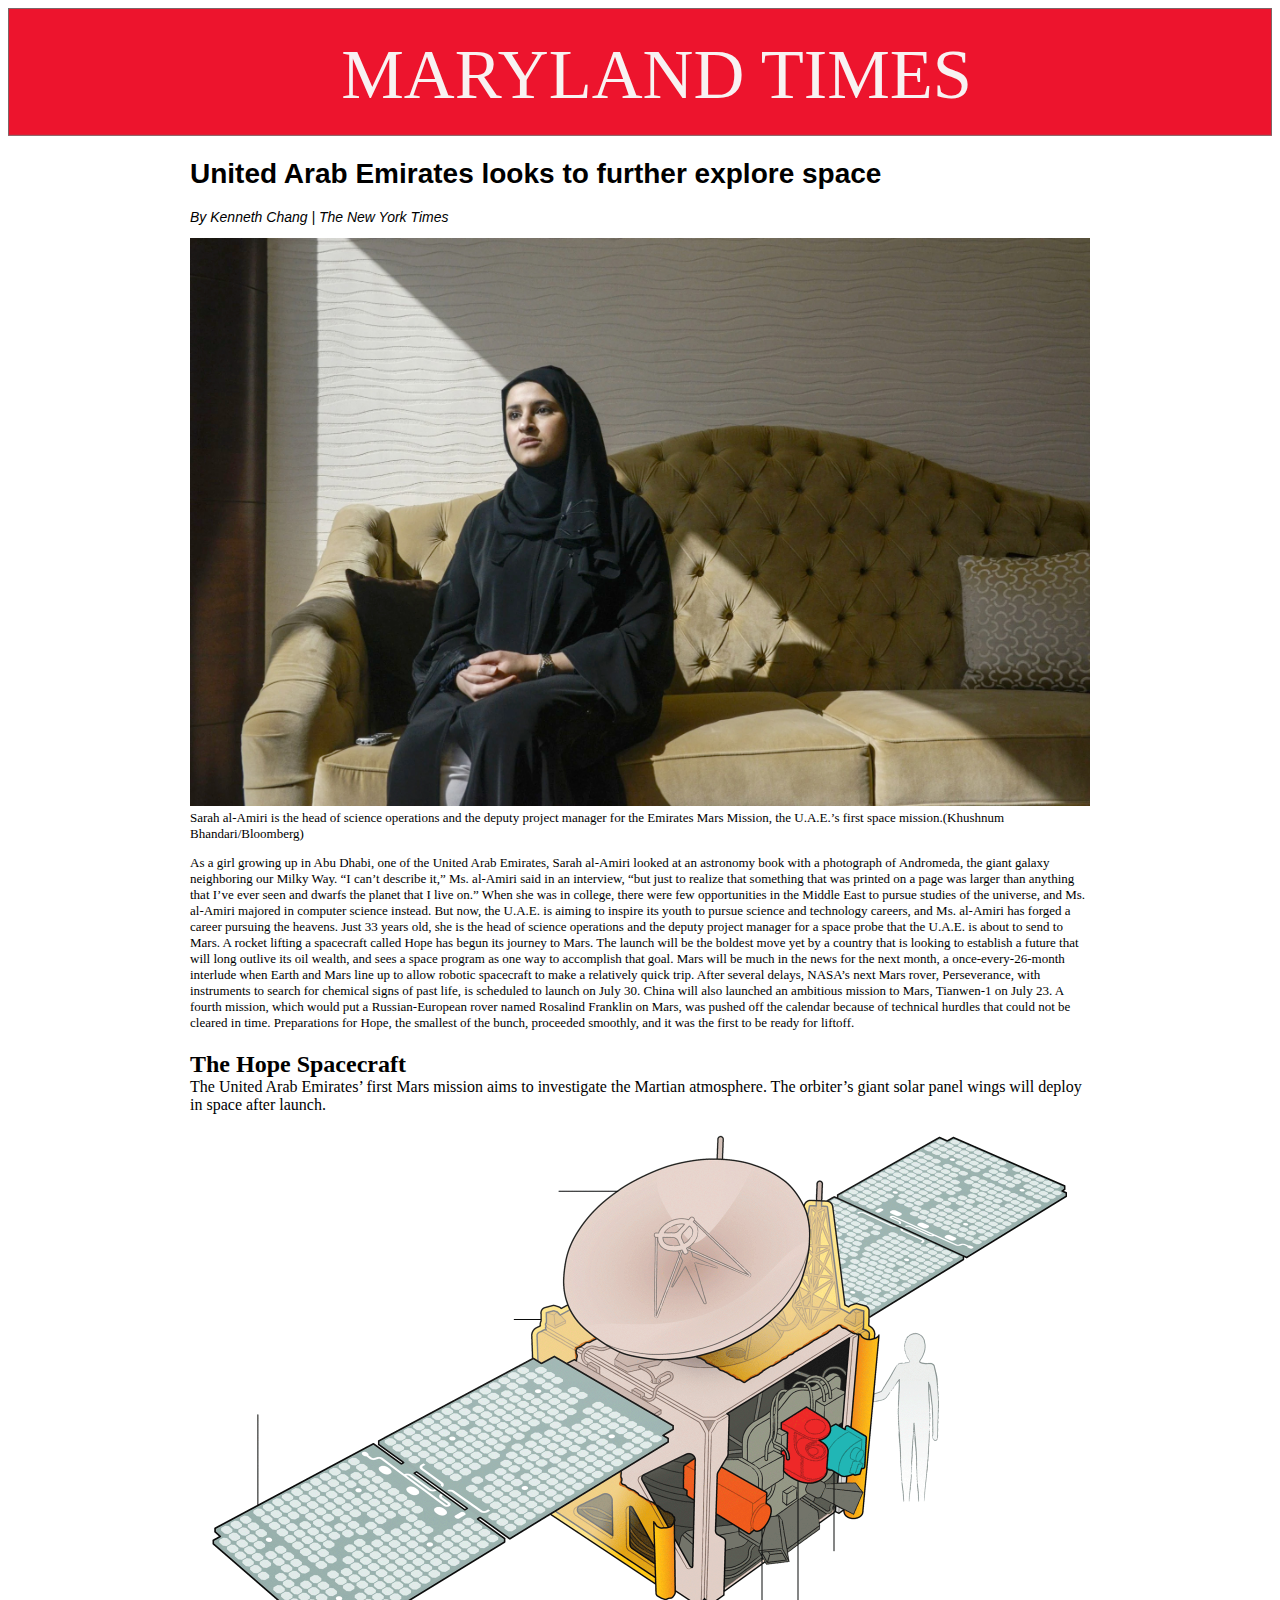
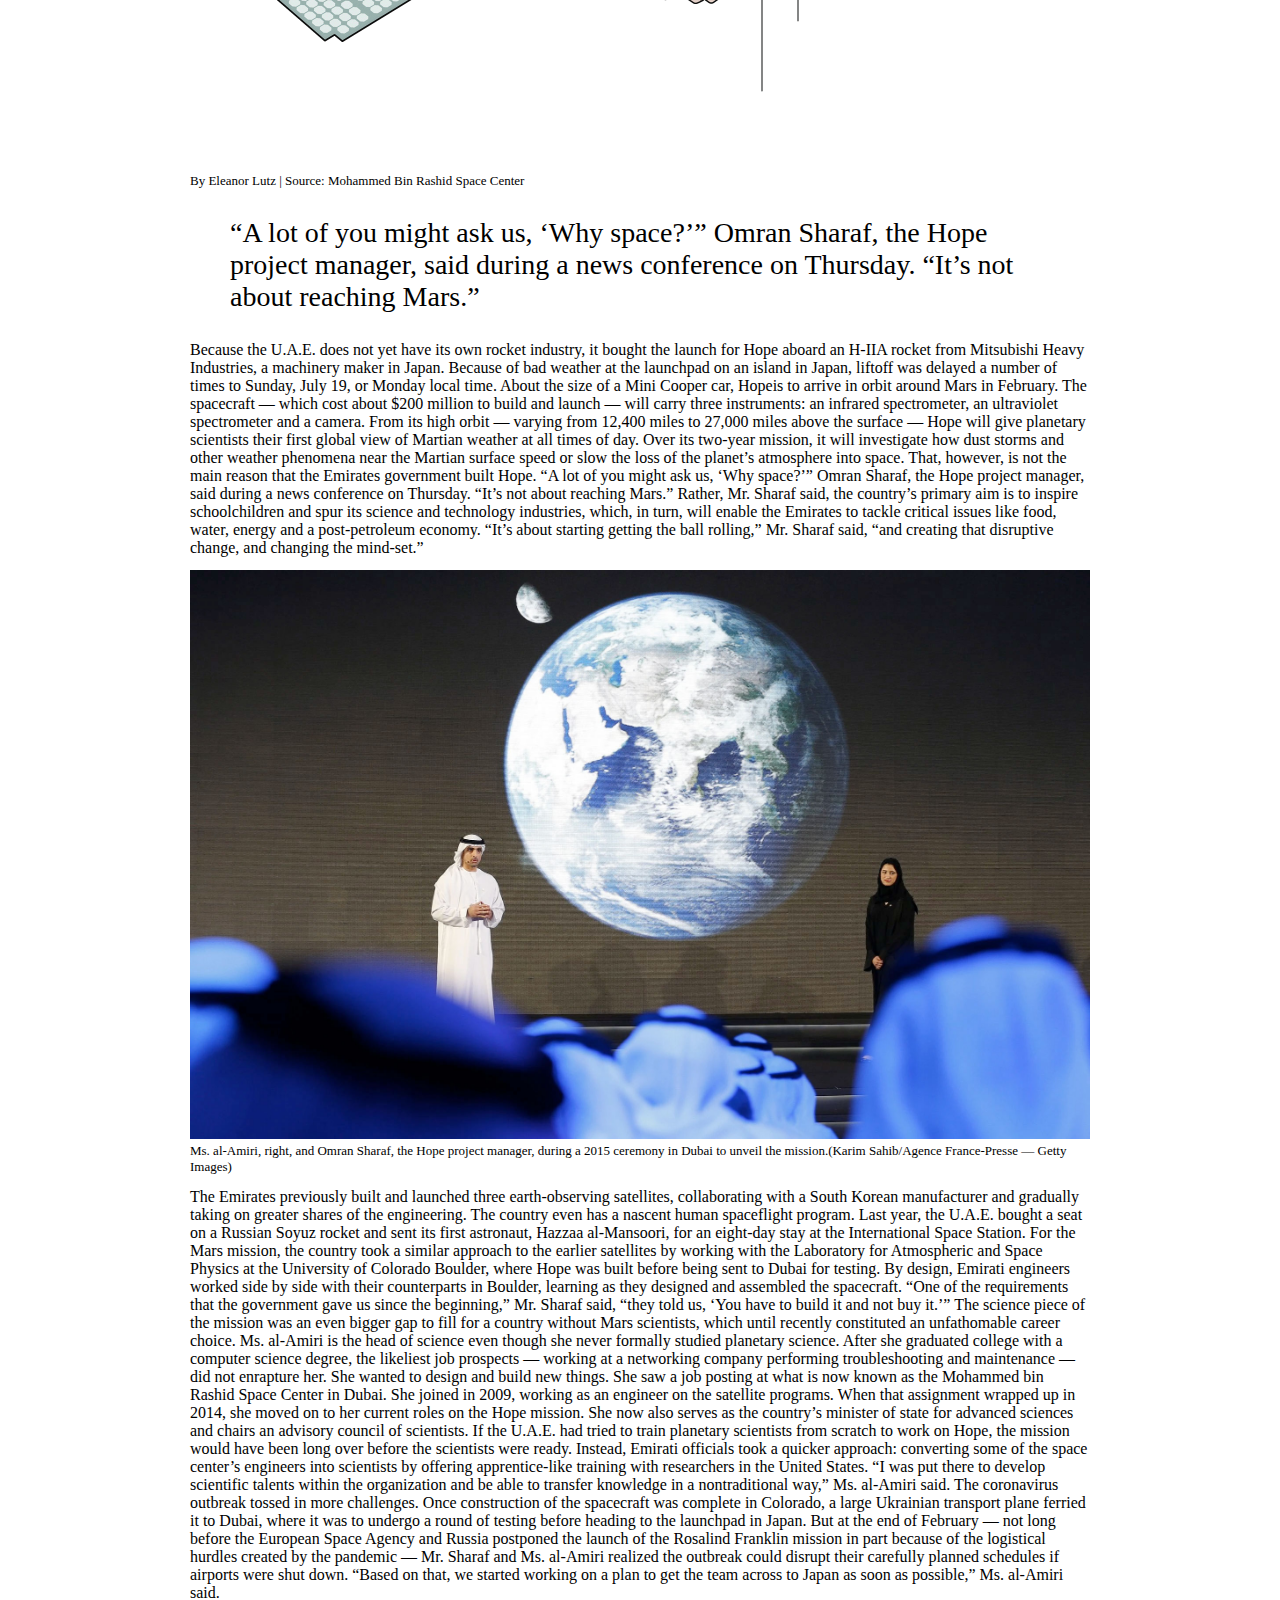
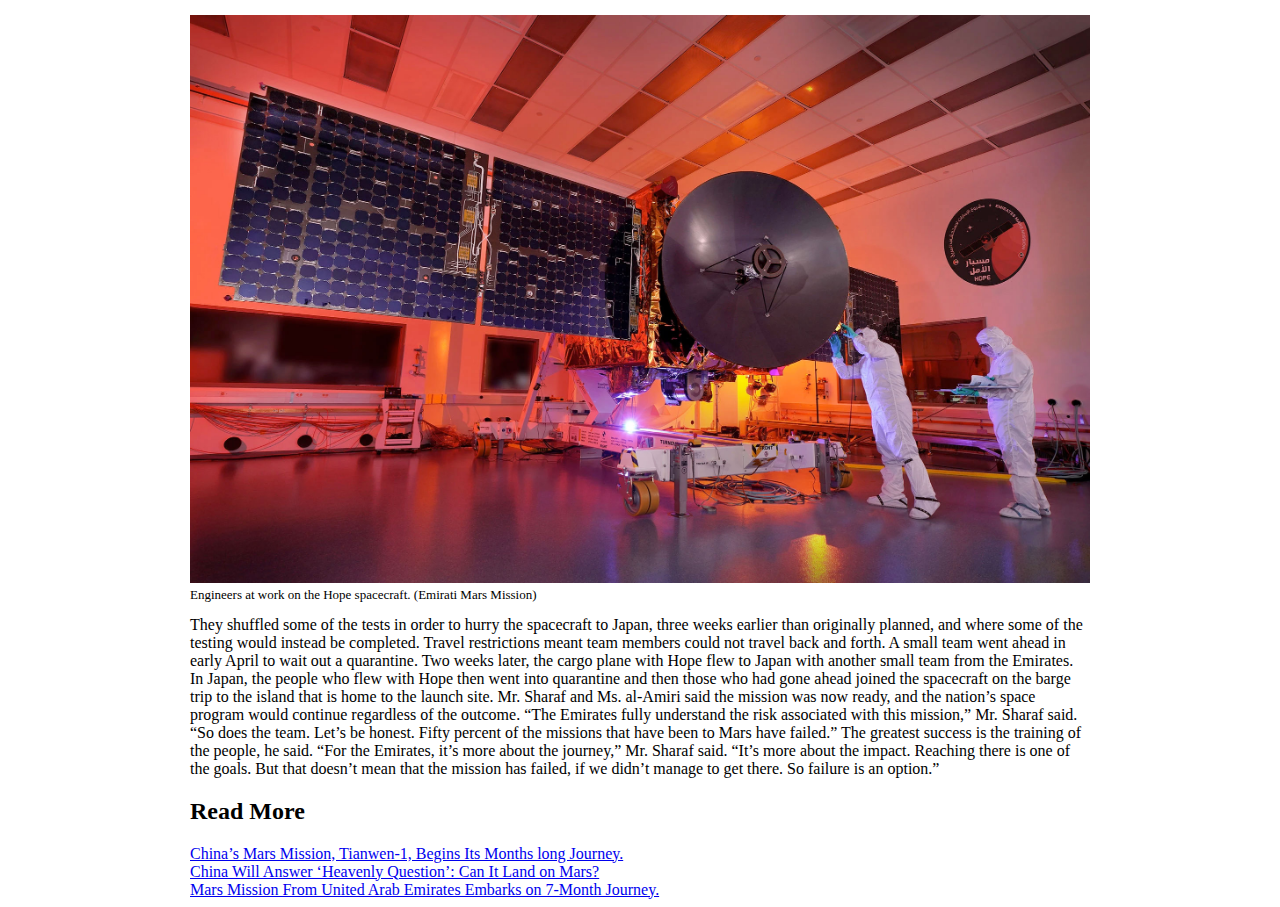
<file: chodes-layout/index.html>
<!DOCTYPE html>
<html>
<head>
<title></title>
<link rel="stylesheet" href="stylesheet.css">

</head>
<body> 
    <svg xmlns="http://www.w3.org/2000/svg" width="100%" height="auto" viewBox="0 0 1435 145">
        <g id="Rectangle_1" data-name="Rectangle 1" fill="#ed142d" stroke="#707070" stroke-width="1">
          <rect width="1435" height="145" stroke="none"/>
          <rect x="0.5" y="0.5" width="1434" height="144" fill="none"/>
        </g>
        <text id="MARYLAND_TIMES" data-name="MARYLAND TIMES" transform="translate(718 102)" fill="#f8f2f2" font-size="80" font-family="Sathu"><tspan x="-339.812" y="0">MARYLAND TIMES</tspan></text>
      </svg>
    <div id="content">
      <h1 id="headline">United Arab Emirates looks to further explore space</h1>
      <div id="byline">By Kenneth Chang | The New York Times</div>
      <div class="captionedimage">
        <img src="images/uae-mars1.jpeg" alt="woman sitting">
        <p>Sarah al-Amiri is the head of science operations and the deputy project manager for the Emirates Mars Mission, the U.A.E.’s first space mission.(Khushnum Bhandari/Bloomberg)</p>
      </div>
    
      <p>
    As a girl growing up in Abu Dhabi, one of the United Arab Emirates, Sarah al-Amiri looked at an astronomy book with a photograph of Andromeda, the giant galaxy neighboring our Milky Way.
    
    “I can’t describe it,” Ms. al-Amiri said in an interview, “but just to realize that something that was printed on a page was larger than anything that I’ve ever seen and dwarfs the planet that I live on.”
    
    When she was in college, there were few opportunities in the Middle East to pursue studies of the universe, and Ms. al-Amiri majored in computer science instead. But now, the U.A.E. is aiming to inspire its youth to pursue science and technology careers, and Ms. al-Amiri has forged a career pursuing the heavens.
    
    Just 33 years old, she is the head of science operations and the deputy project manager for a space probe that the U.A.E. is about to send to Mars.
    
    A rocket lifting a spacecraft called Hope has begun its journey to Mars. The launch will be the boldest move yet by a country that is looking to establish a future that will long outlive its oil wealth, and sees a space program as one way to accomplish that goal.
    
    Mars will be much in the news for the next month, a once-every-26-month interlude when Earth and Mars line up to allow robotic spacecraft to make a relatively quick trip. After several delays, NASA’s next Mars rover, Perseverance, with instruments to search for chemical signs of past life, is scheduled to launch on July 30. China will also launched an ambitious mission to Mars, Tianwen-1 on July 23.
    
    A fourth mission, which would put a Russian-European rover named Rosalind Franklin on Mars, was pushed off the calendar because of technical hurdles that could not be cleared in time.
    
    Preparations for Hope, the smallest of the bunch, proceeded smoothly, and it was the first to be ready for liftoff.

    <div class="captionedimage">
        <h2>The Hope Spacecraft</h2>
        <h4>The United Arab Emirates’ first Mars mission aims to investigate the Martian atmosphere. The orbiter’s giant solar panel wings will deploy in space after launch.</h4>
        
        <img src="images/hope-spacecraft-graphic.gif" alt="woman sitting">
        <p>By Eleanor Lutz | Source: Mohammed Bin Rashid Space Center</p>
      </div>
      <blockquote> “A lot of you might ask us, ‘Why space?’” Omran Sharaf, the Hope project manager, said during a news conference on Thursday. “It’s not about reaching Mars.”</blockquote>
    Because the U.A.E. does not yet have its own rocket industry, it bought the launch for Hope aboard an H-IIA rocket from Mitsubishi Heavy Industries, a machinery maker in Japan. Because of bad weather at the launchpad on an island in Japan, liftoff was delayed a number of times to Sunday, July 19, or Monday local time.
    
    About the size of a Mini Cooper car, Hopeis to arrive in orbit around Mars in February. The spacecraft — which cost about $200 million to build and launch — will carry three instruments: an infrared spectrometer, an ultraviolet spectrometer and a camera.
    
    From its high orbit — varying from 12,400 miles to 27,000 miles above the surface — Hope will give planetary scientists their first global view of Martian weather at all times of day. Over its two-year mission, it will investigate how dust storms and other weather phenomena near the Martian surface speed or slow the loss of the planet’s atmosphere into space.
    
    That, however, is not the main reason that the Emirates government built Hope.
    
    “A lot of you might ask us, ‘Why space?’” Omran Sharaf, the Hope project manager, said during a news conference on Thursday. “It’s not about reaching Mars.”
    
    Rather, Mr. Sharaf said, the country’s primary aim is to inspire schoolchildren and spur its science and technology industries, which, in turn, will enable the Emirates to tackle critical issues like food, water, energy and a post-petroleum economy.
    
    “It’s about starting getting the ball rolling,” Mr. Sharaf said, “and creating that disruptive change, and changing the mind-set.”

    <div class="captionedimage">
        <img src="images/uae-mars2.jpeg" alt="woman sitting">
        <p>Ms. al-Amiri, right, and Omran Sharaf, the Hope project manager, during a 2015 ceremony in Dubai to unveil the mission.(Karim Sahib/Agence France-Presse — Getty Images)

        </p>
      </div>
    
    The Emirates previously built and launched three earth-observing satellites, collaborating with a South Korean manufacturer and gradually taking on greater shares of the engineering. The country even has a nascent human spaceflight program. Last year, the U.A.E. bought a seat on a Russian Soyuz rocket and sent its first astronaut, Hazzaa al-Mansoori, for an eight-day stay at the International Space Station.
    
    For the Mars mission, the country took a similar approach to the earlier satellites by working with the Laboratory for Atmospheric and Space Physics at the University of Colorado Boulder, where Hope was built before being sent to Dubai for testing.
    
    By design, Emirati engineers worked side by side with their counterparts in Boulder, learning as they designed and assembled the spacecraft. “One of the requirements that the government gave us since the beginning,” Mr. Sharaf said, “they told us, ‘You have to build it and not buy it.’”
    
    The science piece of the mission was an even bigger gap to fill for a country without Mars scientists, which until recently constituted an unfathomable career choice.
    
    Ms. al-Amiri is the head of science even though she never formally studied planetary science.
    
    After she graduated college with a computer science degree, the likeliest job prospects — working at a networking company performing troubleshooting and maintenance — did not enrapture her. She wanted to design and build new things.
    
    She saw a job posting at what is now known as the Mohammed bin Rashid Space Center in Dubai. She joined in 2009, working as an engineer on the satellite programs. When that assignment wrapped up in 2014, she moved on to her current roles on the Hope mission.
    
    She now also serves as the country’s minister of state for advanced sciences and chairs an advisory council of scientists.
    
    If the U.A.E. had tried to train planetary scientists from scratch to work on Hope, the mission would have been long over before the scientists were ready. Instead, Emirati officials took a quicker approach: converting some of the space center’s engineers into scientists by offering apprentice-like training with researchers in the United States.
    
    “I was put there to develop scientific talents within the organization and be able to transfer knowledge in a nontraditional way,” Ms. al-Amiri said.
    
    The coronavirus outbreak tossed in more challenges.
    
    Once construction of the spacecraft was complete in Colorado, a large Ukrainian transport plane ferried it to Dubai, where it was to undergo a round of testing before heading to the launchpad in Japan.
    
    But at the end of February — not long before the European Space Agency and Russia postponed the launch of the Rosalind Franklin mission in part because of the logistical hurdles created by the pandemic — Mr. Sharaf and Ms. al-Amiri realized the outbreak could disrupt their carefully planned schedules if airports were shut down.
    
    “Based on that, we started working on a plan to get the team across to Japan as soon as possible,” Ms. al-Amiri said.

    <div class="captionedimage">
        <img src="images/uae-mars3.jpeg" alt="woman sitting">
        <p>Engineers at work on the Hope spacecraft. (Emirati Mars Mission)</p>
    </div>
    They shuffled some of the tests in order to hurry the spacecraft to Japan, three weeks earlier than originally planned, and where some of the testing would instead be completed.
    
    Travel restrictions meant team members could not travel back and forth. A small team went ahead in early April to wait out a quarantine. Two weeks later, the cargo plane with Hope flew to Japan with another small team from the Emirates.
    
    In Japan, the people who flew with Hope then went into quarantine and then those who had gone ahead joined the spacecraft on the barge trip to the island that is home to the launch site.
    
    Mr. Sharaf and Ms. al-Amiri said the mission was now ready, and the nation’s space program would continue regardless of the outcome.
    
    “The Emirates fully understand the risk associated with this mission,” Mr. Sharaf said. “So does the team. Let’s be honest. Fifty percent of the missions that have been to Mars have failed.”
    
    The greatest success is the training of the people, he said.
    
    “For the Emirates, it’s more about the journey,” Mr. Sharaf said. “It’s more about the impact. Reaching there is one of the goals. But that doesn’t mean that the mission has failed, if we didn’t manage to get there. So failure is an option.”
        
</p>
<h2>Read More</h2>
<a href="https://www.nytimes.com/2020/07/22/science/mars-china-launch.html?action=click&block=associated_collection_recirc&impression_id=8fa169b0-cd41-11ea-9e45-6dfedec6de97&index=0&pgtype=Article&region=footer">China’s Mars Mission, Tianwen-1, Begins Its Months long Journey.</a>
<br>
<a href="https://www.nytimes.com/2020/07/22/science/china-mars-mission.html?action=click&block=associated_collection_recirc&impression_id=8fa169b1-cd41-11ea-9e45-6dfedec6de97&index=1&pgtype=Article&region=footer">China Will Answer ‘Heavenly Question’: Can It Land on Mars?</a>
<br>
<a href="https://www.nytimes.com/2020/07/19/science/emirates-mars-mission.html?action=click&block=associated_collection_recirc&impression_id=8fa169b2-cd41-11ea-9e45-6dfedec6de97&index=2&pgtype=Article&region=footer">Mars Mission From United Arab Emirates Embarks on 7-Month Journey.</a>
    </div>
</body>
</file>
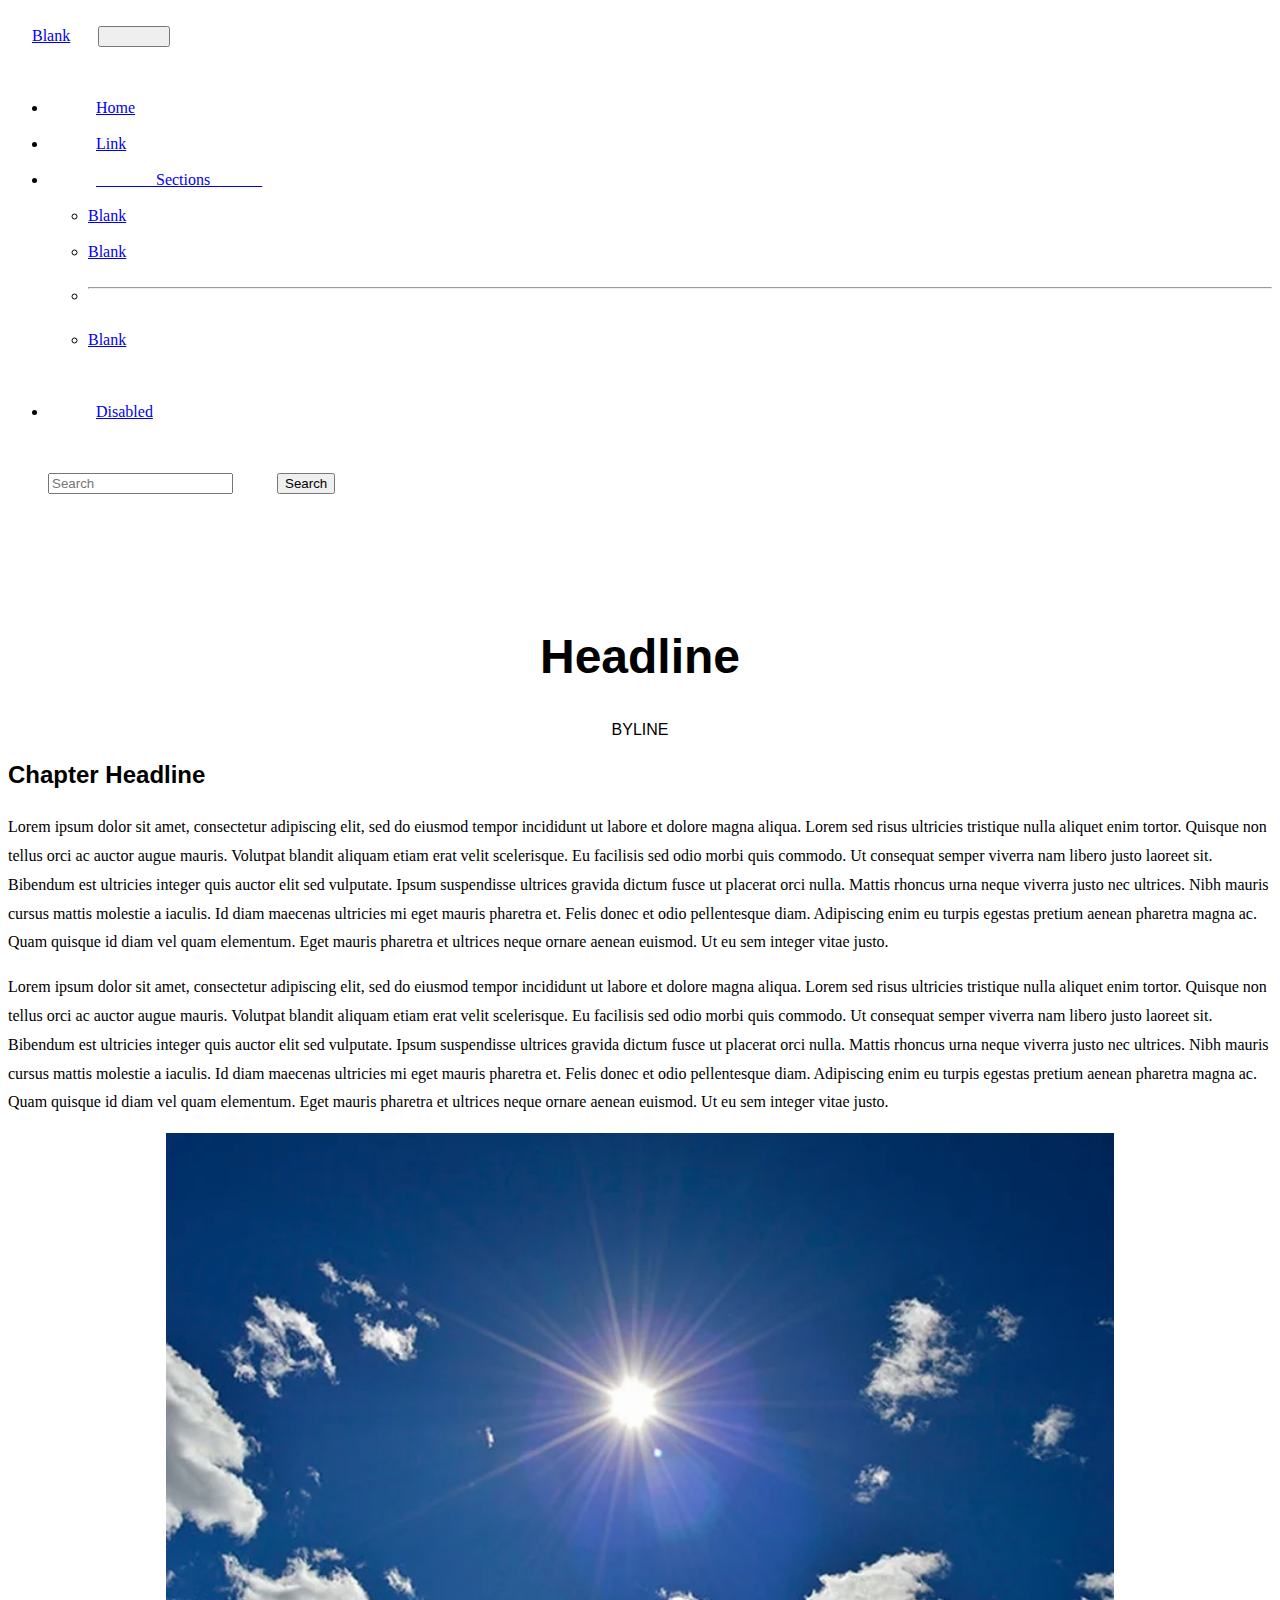
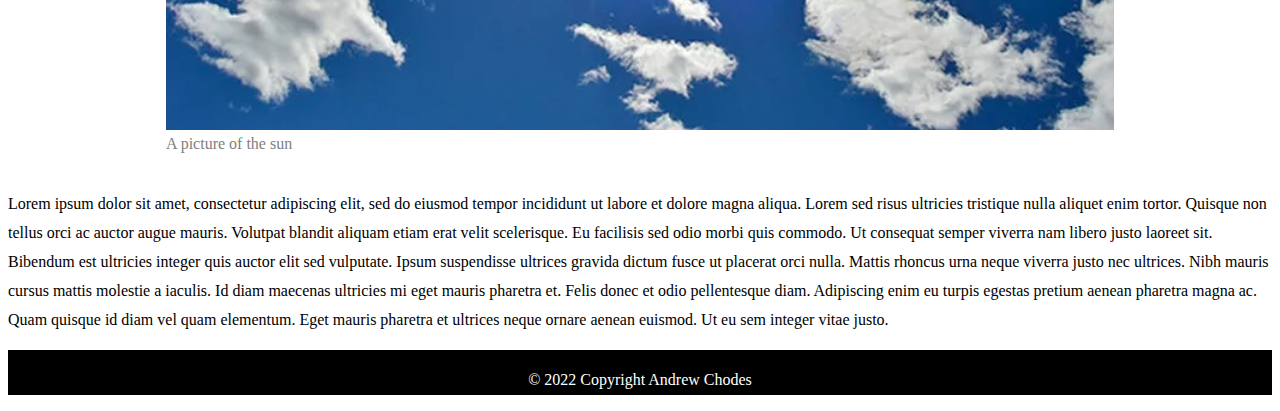
<file: html-frame/index.html>
<!doctype html>
<html>
<head>
 <meta charset="utf-8">
 <meta name="viewport" content="width=device-width, initial-scale=1, shrink-to-fit=no">

 <title>Bootstrap Template</title>
 <meta name="description" content="Merrill College of Journalism, UMD">
 <meta name="author" content="">

 <!-- Bootstrap CSS and JavaScript -->
 <link href="https://cdn.jsdelivr.net/npm/bootstrap@5.0.1/dist/css/bootstrap.min.css" rel="stylesheet" integrity="sha384-+0n0xVW2eSR5OomGNYDnhzAbDsOXxcvSN1TPprVMTNDbiYZCxYbOOl7+AMvyTG2x" crossorigin="anonymous">
 <script src="https://cdn.jsdelivr.net/npm/bootstrap@5.0.1/dist/js/bootstrap.bundle.min.js" integrity="sha384-gtEjrD/SeCtmISkJkNUaaKMoLD0//ElJ19smozuHV6z3Iehds+3Ulb9Bn9Plx0x4" crossorigin="anonymous"></script>
 <link rel="stylesheet" href="https://cdn.jsdelivr.net/npm/bootstrap-icons@1.5.0/font/bootstrap-icons.css">

 <link rel="stylesheet" href="style.css">


</head>
<body>

<!-- Navbar start-->
<nav class="navbar navbar-expand-lg navbar-light bg-light">
        <div class="container-fluid">
          <a class="navbar-brand" href="#">Blank</a>
          <button class="navbar-toggler" type="button" data-bs-toggle="collapse" data-bs-target="#navbarSupportedContent" aria-controls="navbarSupportedContent" aria-expanded="false" aria-label="Toggle navigation">
            <span class="navbar-toggler-icon"></span>
          </button>
          <div class="collapse navbar-collapse" id="navbarSupportedContent">
            <ul class="navbar-nav me-auto mb-2 mb-lg-0">
              <li class="nav-item">
                <a class="nav-link active" aria-current="page" href="#">Home</a>
              </li>
              <li class="nav-item">
                <a class="nav-link" href="#">Link</a>
              </li>
              <li class="nav-item dropdown">
                <a class="nav-link dropdown-toggle" href="#" id="navbarDropdown" role="button" data-bs-toggle="dropdown" aria-expanded="false">
                  Sections
                </a>
                <ul class="dropdown-menu" aria-labelledby="navbarDropdown">
                  <li><a class="dropdown-item" href="#">Blank</a></li>
                  <li><a class="dropdown-item" href="#">Blank</a></li>
                  <li><hr class="dropdown-divider"></li>
                  <li><a class="dropdown-item" href="#">Blank</a></li>
                </ul>
              </li>
              <li class="nav-item">
                <a class="nav-link disabled" href="#" tabindex="-1"    aria-disabled="true">Disabled</a>
              </li>
            </ul>
            <form class="d-flex">
              <input class="form-control me-2" type="search" placeholder="Search" aria-label="Search">
              <button class="btn btn-outline-success" type="submit">Search</button>
            </form>
          </div>
        </div>
      </nav>
      <!-- Navbar end-->

   <div class="container">

   <p class="headline">Headline</p>

   <p class="byline">byline</p>

   <h1>Chapter Headline</h1>

   <p>
    Lorem ipsum dolor sit amet, consectetur adipiscing elit, sed do eiusmod tempor incididunt ut labore et dolore magna aliqua.
     Lorem sed risus ultricies tristique nulla aliquet enim tortor. Quisque non tellus orci ac auctor augue mauris. Volutpat blandit aliquam etiam erat velit scelerisque. 
     Eu facilisis sed odio morbi quis commodo. Ut consequat semper viverra nam libero justo laoreet sit. Bibendum est ultricies integer quis auctor elit sed vulputate. Ipsum suspendisse ultrices gravida dictum fusce ut placerat orci nulla. 
     Mattis rhoncus urna neque viverra justo nec ultrices. Nibh mauris cursus mattis molestie a iaculis. Id diam maecenas ultricies mi eget mauris pharetra et. Felis donec et odio pellentesque diam. Adipiscing enim eu turpis egestas pretium aenean pharetra magna ac.
    Quam quisque id diam vel quam elementum. Eget mauris pharetra et ultrices neque ornare aenean euismod. Ut eu sem integer vitae justo.
   </p>

   <p>
    Lorem ipsum dolor sit amet, consectetur adipiscing elit, sed do eiusmod tempor incididunt ut labore et dolore magna aliqua.
     Lorem sed risus ultricies tristique nulla aliquet enim tortor. Quisque non tellus orci ac auctor augue mauris. Volutpat blandit aliquam etiam erat velit scelerisque. 
     Eu facilisis sed odio morbi quis commodo. Ut consequat semper viverra nam libero justo laoreet sit. Bibendum est ultricies integer quis auctor elit sed vulputate. Ipsum suspendisse ultrices gravida dictum fusce ut placerat orci nulla. 
     Mattis rhoncus urna neque viverra justo nec ultrices. Nibh mauris cursus mattis molestie a iaculis. Id diam maecenas ultricies mi eget mauris pharetra et. Felis donec et odio pellentesque diam. Adipiscing enim eu turpis egestas pretium aenean pharetra magna ac.
    Quam quisque id diam vel quam elementum. Eget mauris pharetra et ultrices neque ornare aenean euismod. Ut eu sem integer vitae justo.
   </p>
   <div class="captionedimage">
        <img src="sun.jpeg" alt="sun">
        <p>A picture of the sun</p>
</div>

<p>
    Lorem ipsum dolor sit amet, consectetur adipiscing elit, sed do eiusmod tempor incididunt ut labore et dolore magna aliqua.
     Lorem sed risus ultricies tristique nulla aliquet enim tortor. Quisque non tellus orci ac auctor augue mauris. Volutpat blandit aliquam etiam erat velit scelerisque. 
     Eu facilisis sed odio morbi quis commodo. Ut consequat semper viverra nam libero justo laoreet sit. Bibendum est ultricies integer quis auctor elit sed vulputate. Ipsum suspendisse ultrices gravida dictum fusce ut placerat orci nulla. 
     Mattis rhoncus urna neque viverra justo nec ultrices. Nibh mauris cursus mattis molestie a iaculis. Id diam maecenas ultricies mi eget mauris pharetra et. Felis donec et odio pellentesque diam. Adipiscing enim eu turpis egestas pretium aenean pharetra magna ac.
    Quam quisque id diam vel quam elementum. Eget mauris pharetra et ultrices neque ornare aenean euismod. Ut eu sem integer vitae justo.
   </p>
   

   <div class="row footer">
    
        <p>© 2022 Copyright Andrew Chodes</p>
   </div>

</div>
</file>
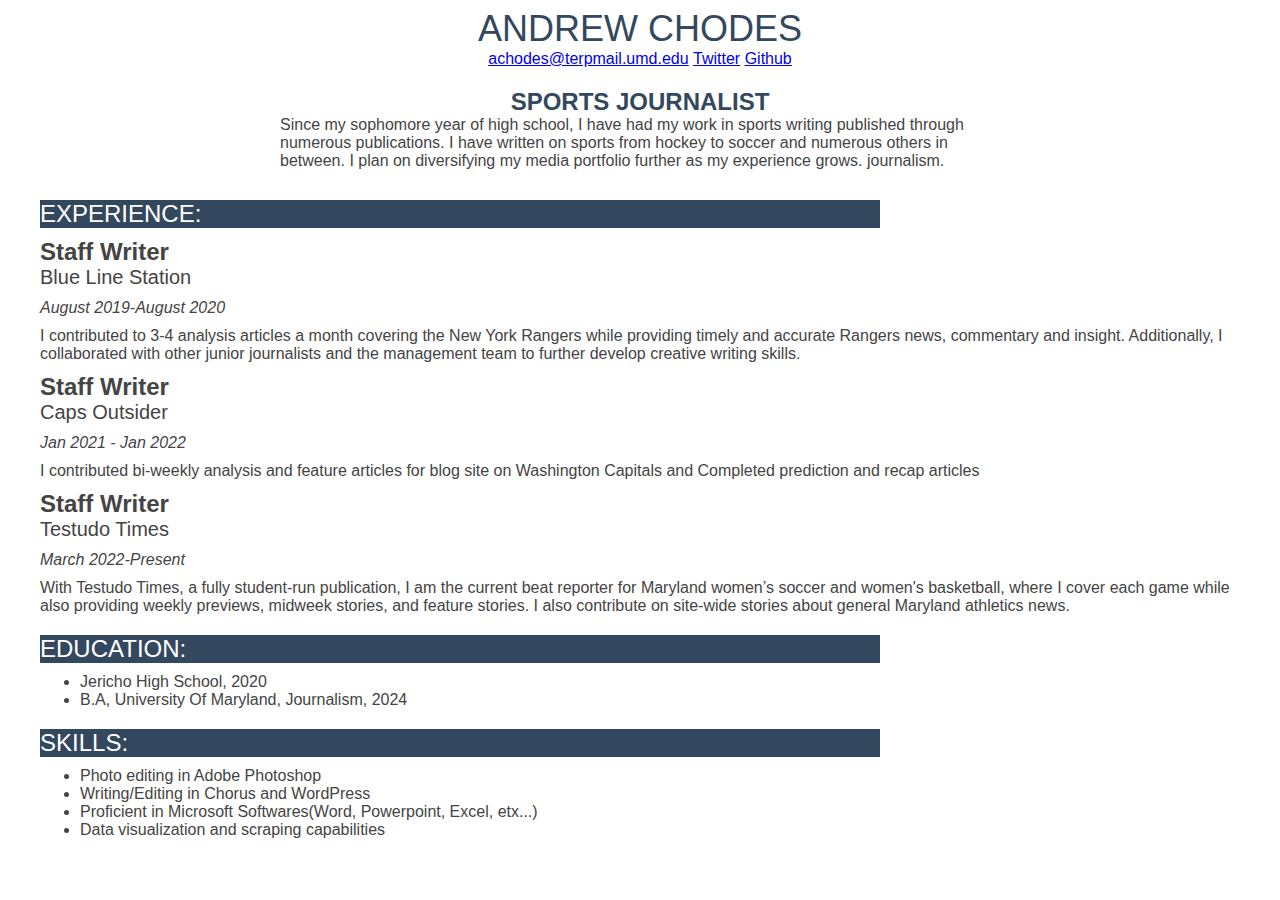
<file: resume/index.html>
<!DOCTYPE html>
<head>
    <title>Andrew Chodes Resume</title>

    <style>
        div#name {
            font-size: 36px;
            color: #33485e;
        }
    </style>
    <link rel="stylesheet" href="style.css">
</head>

<body>
    <div id="container">
        <!-- I built this myself! -->
        <div id="name">Andrew Chodes</div>
        <!-- <img src="IMG_3520.jpeg" width=300px/> -->

        <ul class="menu">
            <li><a href="mailto:achodes@terpmail.umd.edu">achodes@terpmail.umd.edu</a></li>
            <li><a href="https://www.twitter.com/AndrewChodes_">Twitter</a></li>
            <li><a href="https://github.com/achodes">Github</a></li>
        </ul>

        <div id="title">Sports Journalist</div>

        <p class="description top"> Since my sophomore year of high school, I have had my work in sports writing published through
            numerous publications. I have written on sports from hockey to soccer and numerous others in between.
            I plan on diversifying my media portfolio further as my experience grows.
    journalism. 
        </p>


        <div class="sectionheader">Experience:</div>

        <div class="jobtitle"> Staff Writer </div>

        <div class="organization"> Blue Line Station</div>

        <div class="date"> August 2019-August 2020</div>

        <p class="description"> I contributed to 3-4 analysis articles a month covering the New York Rangers 
            while providing timely and accurate Rangers news, commentary and insight. 
            Additionally, I collaborated with other junior journalists and the 
            management team to further develop creative writing skills.</p>



        <div class="jobtitle"> Staff Writer </div>

        <div class="organization">Caps Outsider</div>

        <div class="date">Jan 2021 - Jan 2022</div>

        <p class="description">I contributed bi-weekly analysis and feature articles for blog site on Washington Capitals
            and Completed prediction and recap articles</p>



        <div class="jobtitle"> Staff Writer </div>

        <div class="organization"> Testudo Times</div>

        <div class="date">March 2022-Present</div>

        <p class="description">With Testudo Times, a fully student-run publication, I am the current  beat 
            reporter for Maryland women’s soccer and women's basketball, where I cover each game while also 
            providing weekly previews, midweek stories, and feature stories. I also contribute 
            on site-wide stories about general Maryland athletics news.</p>



        <div class="sectionheader">Education:</div>

        <ul id="degrees">
            <li>Jericho High School, 2020</li>
            <li>B.A, University Of Maryland, Journalism, 2024 </li>
        </ul>


        <div class="sectionheader">Skills:</div>

        <ul id="do">
            <li>Photo editing in Adobe Photoshop </li>
            <li> Writing/Editing in Chorus and WordPress </li>
            <li> Proficient in Microsoft Softwares(Word, Powerpoint, Excel, etx...) </li>
            <li> Data visualization and scraping capabilities </li>
        </ul>
    </div>
</body>
</file>
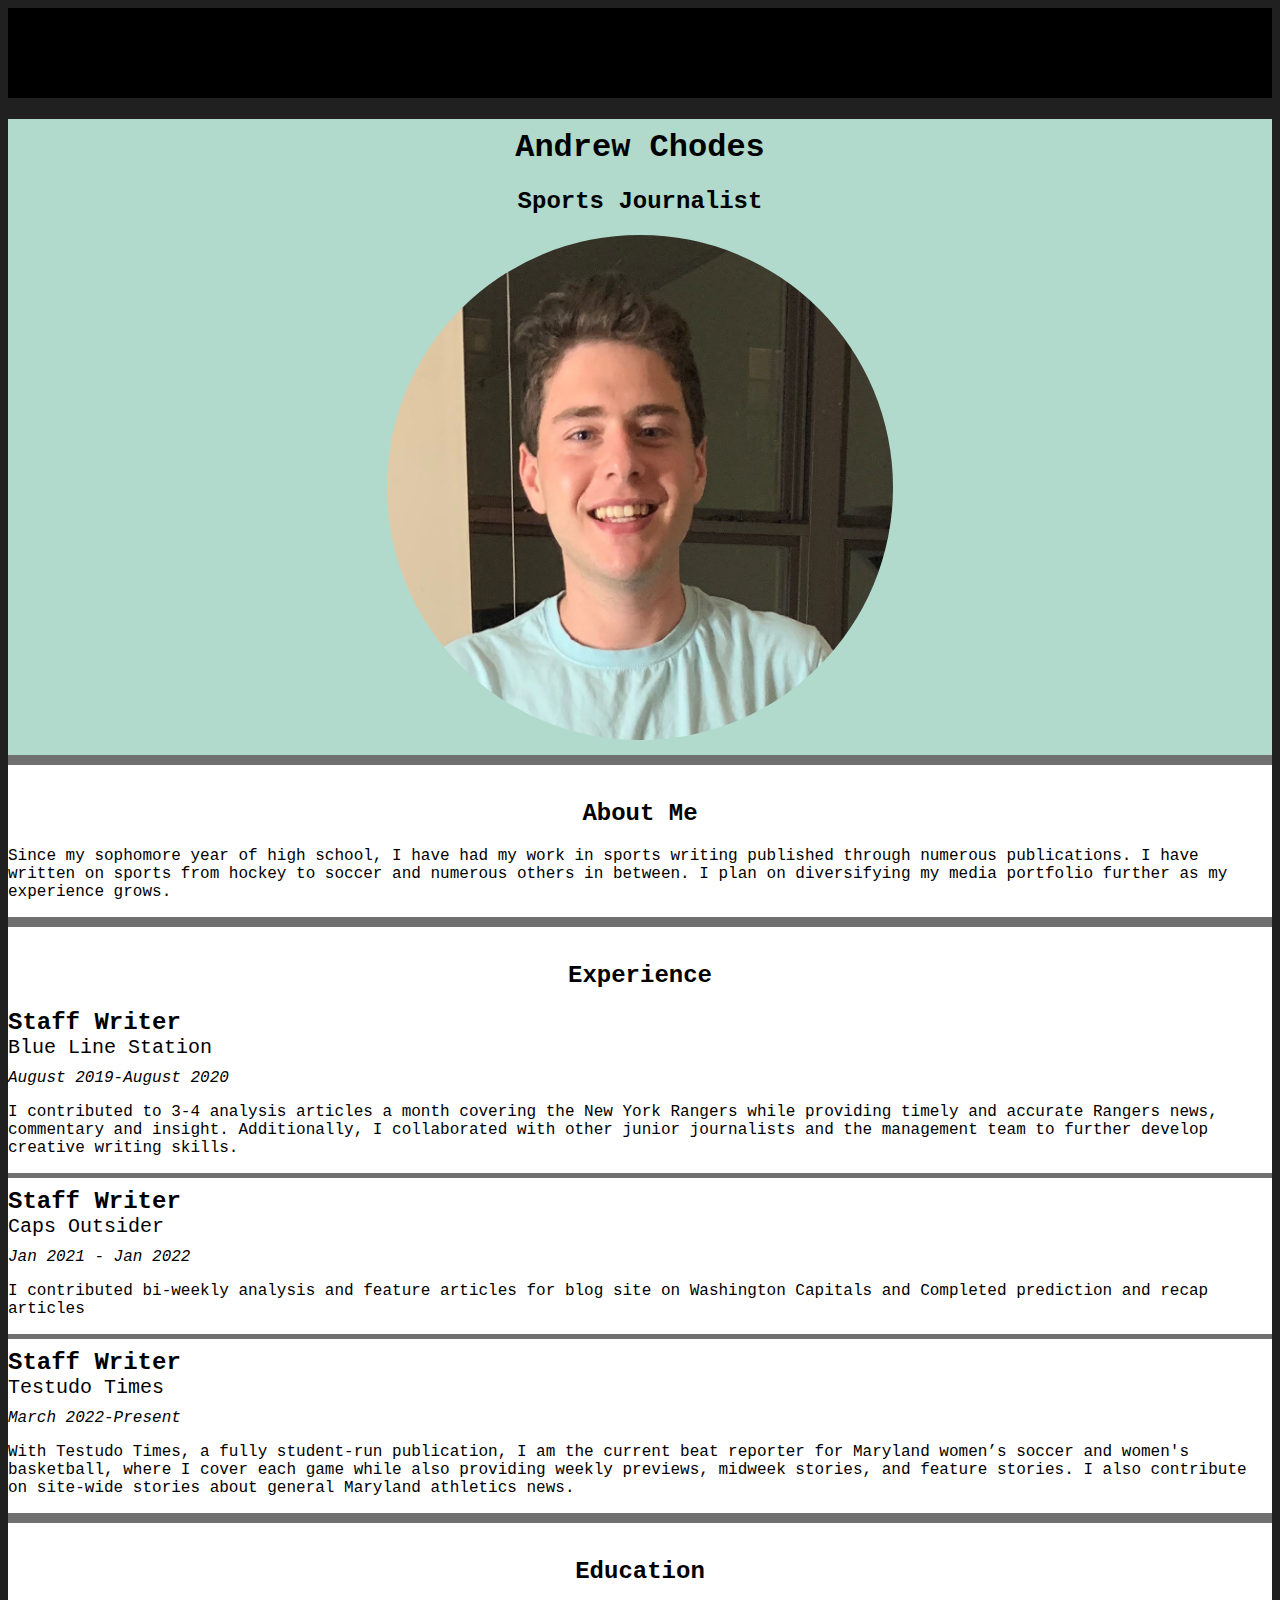
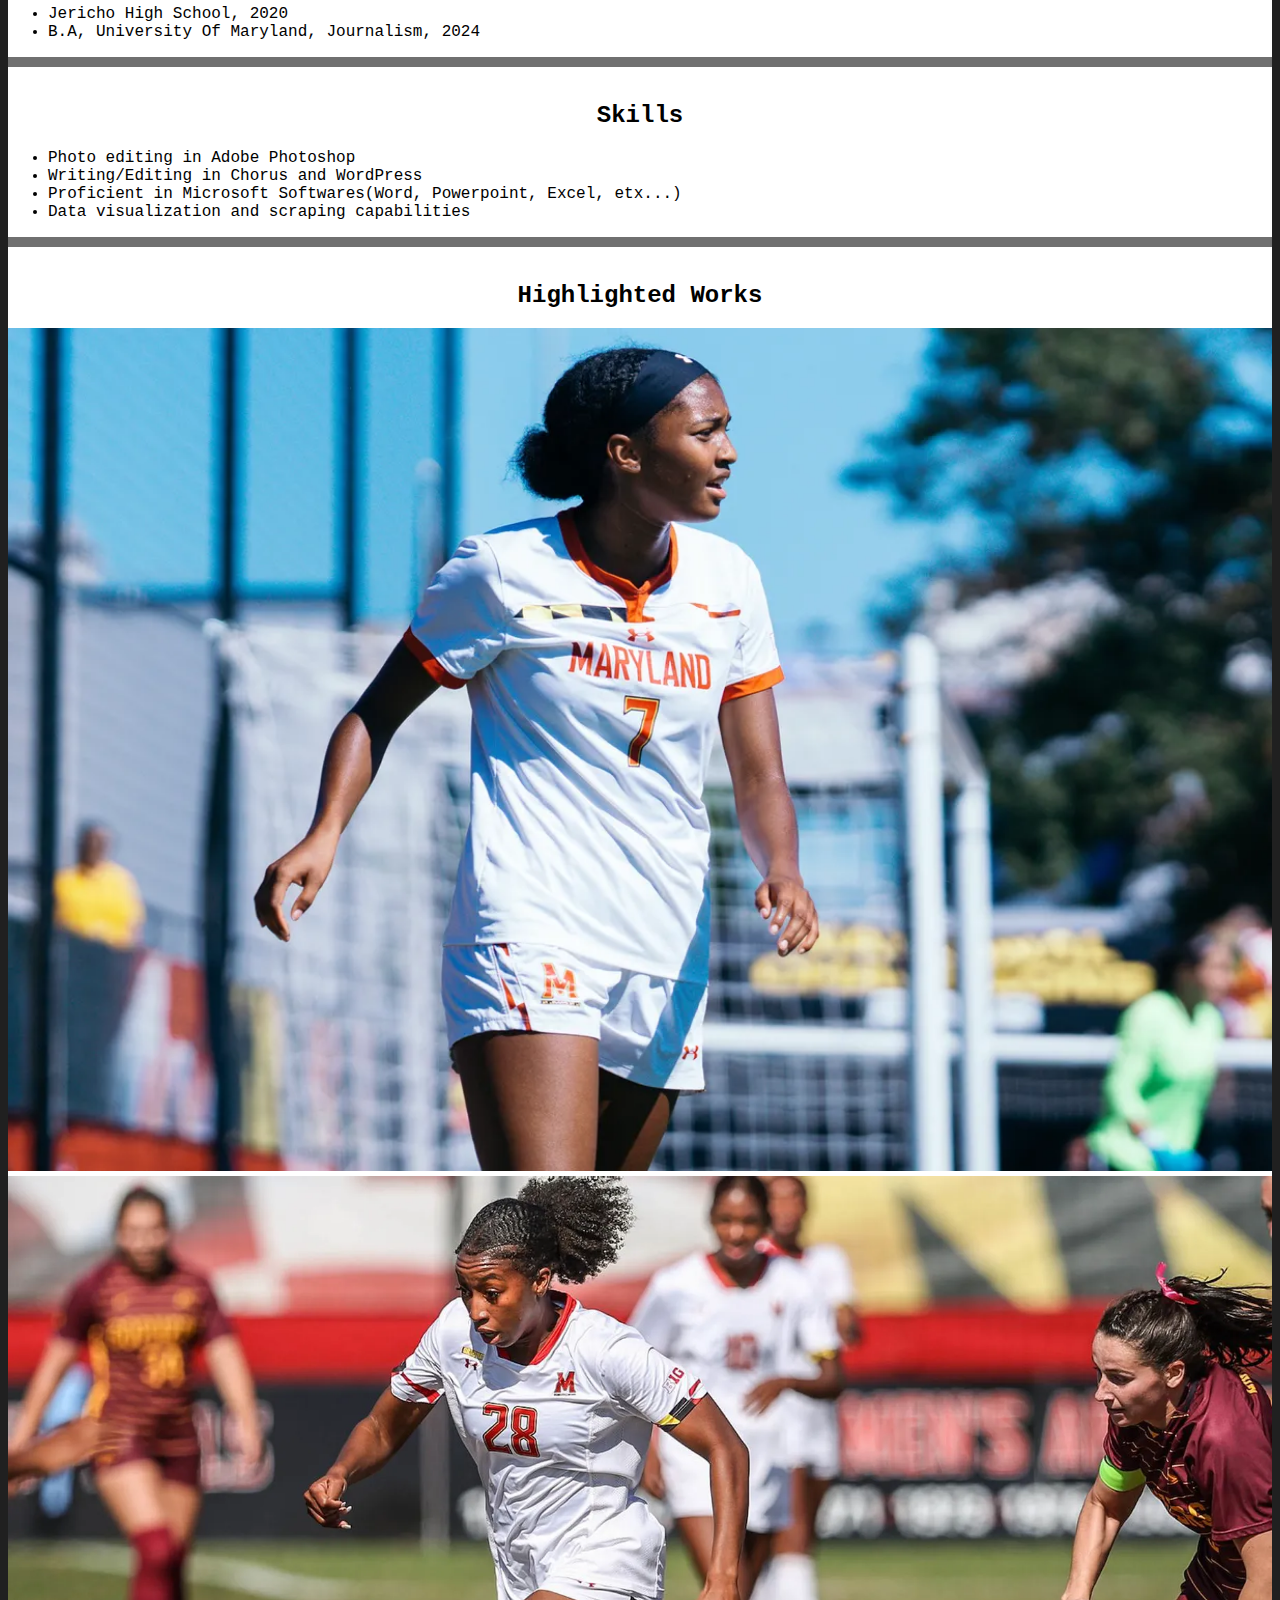
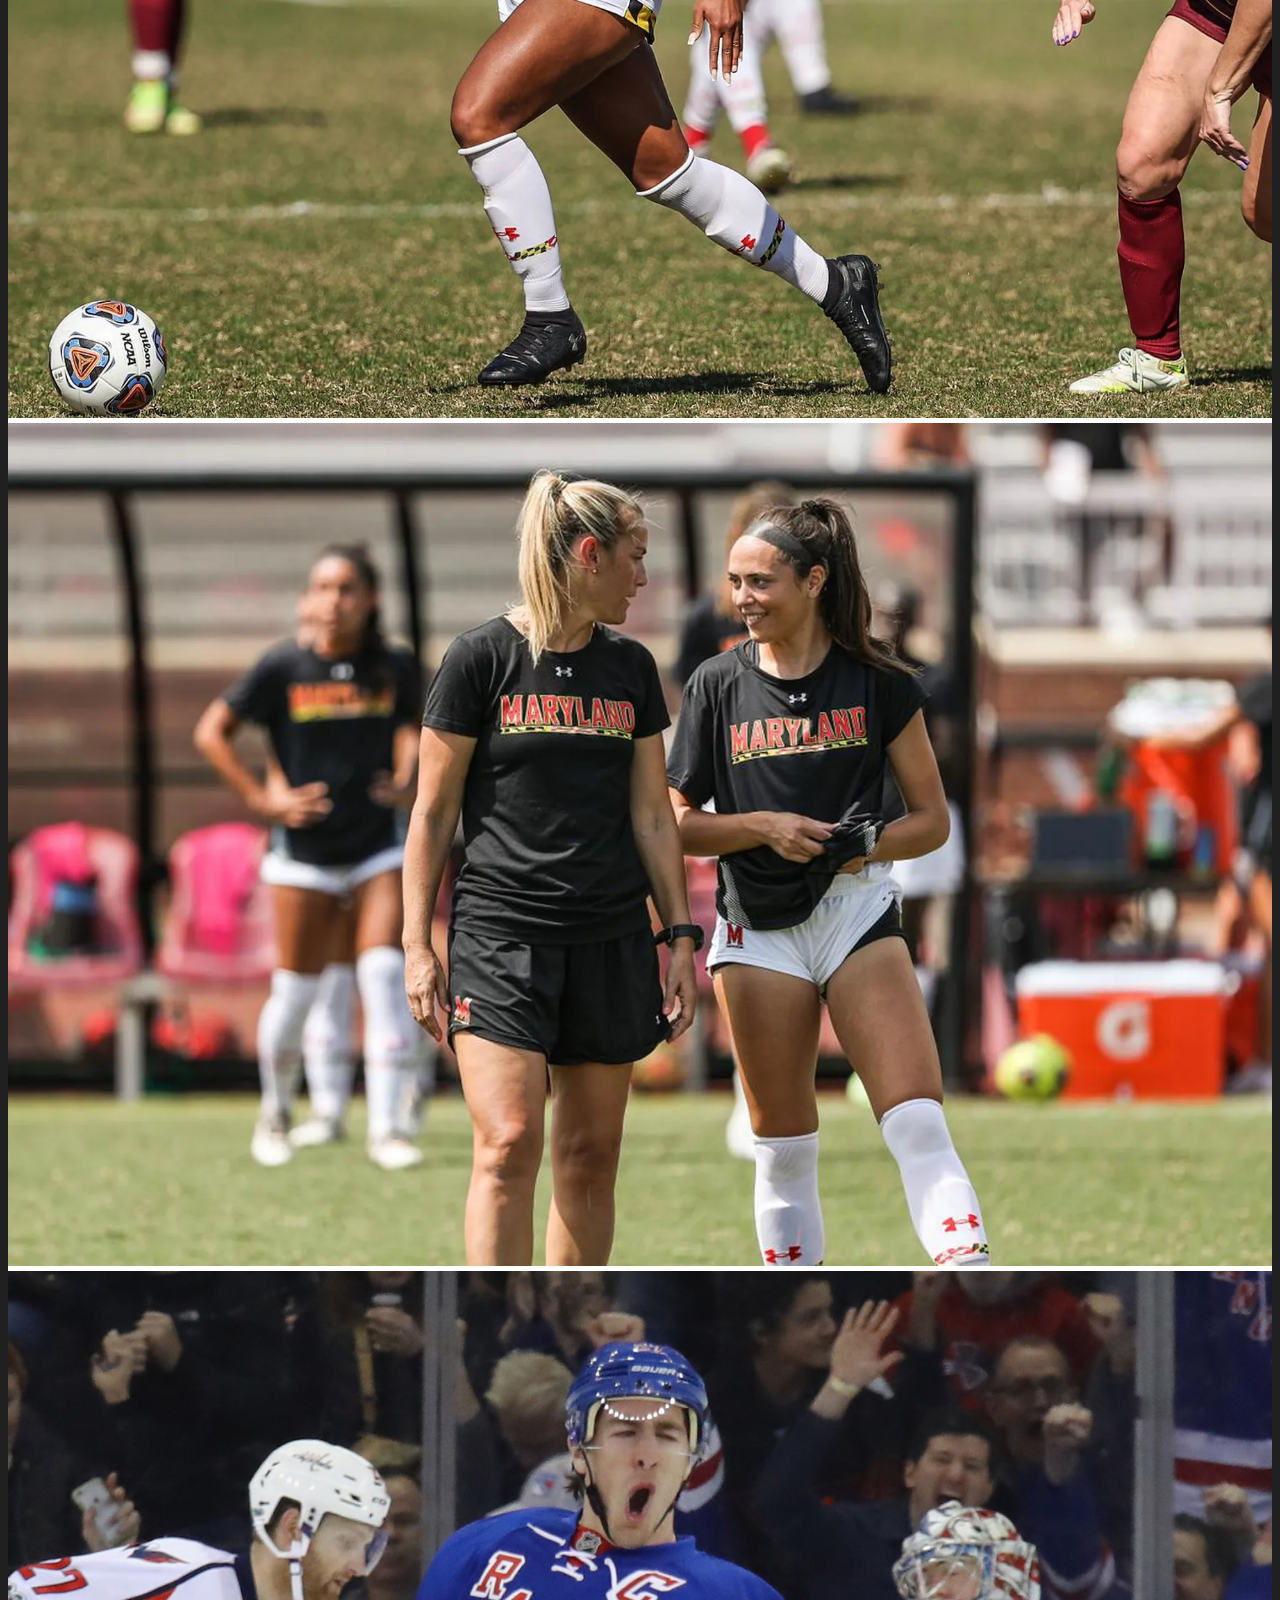
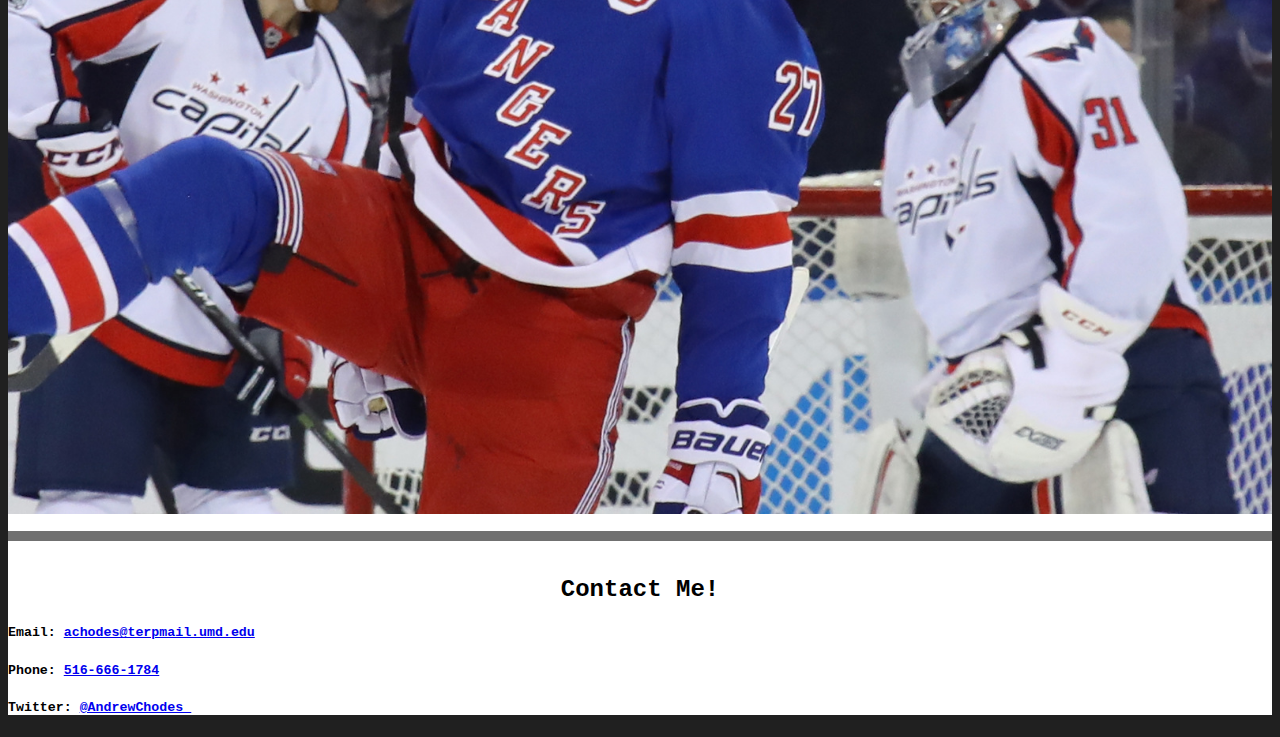
<file: resume-project/andrew-chodes-resume.html>
<!doctype html>
<html>
<head>
 <meta charset="utf-8">
 <meta name="viewport" content="width=device-width, initial-scale=1, shrink-to-fit=no">

 <title>Bootstrap Template</title>
 <meta name="description" content="Merrill College of Journalism, UMD">
 <meta name="author" content="">

 <!-- Bootstrap CSS and JavaScript -->
 <link href="https://cdn.jsdelivr.net/npm/bootstrap@5.0.1/dist/css/bootstrap.min.css" rel="stylesheet" integrity="sha384-+0n0xVW2eSR5OomGNYDnhzAbDsOXxcvSN1TPprVMTNDbiYZCxYbOOl7+AMvyTG2x" crossorigin="anonymous">
 <script src="https://cdn.jsdelivr.net/npm/bootstrap@5.0.1/dist/js/bootstrap.bundle.min.js" integrity="sha384-gtEjrD/SeCtmISkJkNUaaKMoLD0//ElJ19smozuHV6z3Iehds+3Ulb9Bn9Plx0x4" crossorigin="anonymous"></script>
 <link rel="stylesheet" href="https://cdn.jsdelivr.net/npm/bootstrap-icons@1.5.0/font/bootstrap-icons.css">

 <link rel="stylesheet" href="style.css">


</head>
<body>

<div class="container sticky-top" id="navbar">
    <div class="row">
        <div class="col bg-primary"><a href="#topper">Andrew Chodes</a></div>
        <div class="col bg-secondary"><a href="#experience">Experience</a></div>
        <div class="col bg-danger"><a href="#education">Education</a></div>
        <div class="col bg-warning"><a href="#skills">Skills</a></div>
        <div class="col bg-info"><a href="#highlighedworks">Highlighted Work</a></div>
    </div>
</div>

<div class="container">
    <div class="row" id="topper">
        <div class="col-sm-2"></div>
        <div class="col-sm-8 col-12">
            <h1>Andrew Chodes</h1>
            <h2>Sports Journalist</h2>
            <img src="IMG_3520.jpeg" alt="self portrait" width="40%">
        </div>
        <div class="col-sm-2"></div>
    </div>

    <div class="row content" id="aboutme">
        <div class="col-sm-2"></div>
        <div class="col-sm-8 col-12">
            <h2>
                About Me
            </h2>
            <p>
                Since my sophomore year of high school, I have had my work in sports 
                writing published through numerous publications.
                I have written on sports from hockey to soccer and numerous others in between. 
                I plan on diversifying my media portfolio further as my experience grows.
            </p>
        </div>
        <div class="col-sm-2"></div>
    </div>
    
    <div class="row content" id="experience">
        <div class="col-sm-2"></div>
        <div class="col-sm-8 col-12">
            <h2>
                Experience
            </h2>
            <div class="jobtitle"> Staff Writer </div>

            <div class="organization"> Blue Line Station</div>
    
            <div class="date"> August 2019-August 2020</div>
    
            <p class="description"> I contributed to 3-4 analysis articles a month covering the New York Rangers 
                while providing timely and accurate Rangers news, commentary and insight. 
                Additionally, I collaborated with other junior journalists and the 
                management team to further develop creative writing skills.</p>
    
    
    
            <div class="jobtitle horizontalline"> Staff Writer </div>
    
            <div class="organization">Caps Outsider</div>
    
            <div class="date">Jan 2021 - Jan 2022</div>
    
            <p class="description">I contributed bi-weekly analysis and feature articles for blog site on Washington Capitals
                and Completed prediction and recap articles</p>
    
    
    
            <div class="jobtitle horizontalline"> Staff Writer </div>
    
            <div class="organization"> Testudo Times</div>
    
            <div class="date">March 2022-Present</div>
    
            <p class="description">With Testudo Times, a fully student-run publication, I am the current  beat 
                reporter for Maryland women’s soccer and women's basketball, where I cover each game while also 
                providing weekly previews, midweek stories, and feature stories. I also contribute 
                on site-wide stories about general Maryland athletics news.</p>
    
    
        </div>
        <div class="col-sm-2"></div>
    </div>



    <div class="row content" id="education">
        <div class="col-sm-2"></div>
        <div class="col-sm-8 col-12">
            <h2>
                Education
            </h2>
            <ul id="degrees">
                <li>Jericho High School, 2020</li>
                <li>B.A, University Of Maryland, Journalism, 2024 </li>
            </ul>
        </div>
        <div class="col-sm-2"></div>
    </div>

    <div class="row content" id="skills">
        <div class="col-sm-2"></div>
        <div class="col-sm-8 col-12">
            <h2>
                Skills
            </h2>
         
            <ul>
                <li>Photo editing in Adobe Photoshop </li>
                <li> Writing/Editing in Chorus and WordPress </li>
                <li> Proficient in Microsoft Softwares(Word, Powerpoint, Excel, etx...) </li>
                <li> Data visualization and scraping capabilities </li>
            </ul>
        </div>
        <div class="col-sm-2"></div>
    </div>


    <div class="row content" id="highlighedworks">
        <div class="col-sm-2"></div>
        <div class="col-sm-8 col-12">
            <h2>
                Highlighted Works
            </h2>
            
            <div class="row">
                <div class="col-12 col-sm-6 col-lg-3">
                    <a href="https://www.testudotimes.com/2022/10/23/23409698/how-a-battle-tested-alyssa-poarch-fought-through-setbacks-to-become-a-maryland-legend"><img src="poarch.jpeg" alt="poarch" width="100%"></a>
                </div>
                <div class="col-12 col-sm-6 col-lg-3">
                    <a href="https://www.testudotimes.com/2022/10/16/23407370/maryland-womens-soccer-defeated-by-minnesota-2-1-for-seventh-consecutive-loss"><img src="minny.jpeg" alt="minnygamer" width="100%"></a>
                </div>
                <div class="col-12 col-sm-6 col-lg-3">
                    <a href="https://www.testudotimes.com/2022/9/27/23360452/meghan-ryan-nemzer-has-already-changed-the-culture-of-maryland-womens-soccer#comments"><img src="nemzer.jpeg" alt="nemzer" width="100%"></a>
                </div>
                <div class="col-12 col-sm-6 col-lg-3">
                    <a href="https://bluelinestation.com/2020/04/09/influential-new-york-rangers-recent-history/2/"><img src="mac.jpeg" alt="truck" width="100%"></a>
                </div>
            </div>
      
        </div>
        <div class="col-sm-2"></div>
    </div>

    <div class="row content" id="contactme">
        <div class="col-sm-2"></div>
        <div class="col-sm-8 col-12">
            <h2>
                Contact Me!
            </h2>
           
            <h5>
                Email: <a href="mailto:achodes@terpmail.umd.edu">achodes@terpmail.umd.edu</a>
            </h5>
            <h5>
                Phone: <a href="tel:516-666-1784">516-666-1784</a>
            </h5>
            <h5>
               Twitter: <a href="https://twitter.com/AndrewChodes_?ref_src=twsrc%5Egoogle%7Ctwcamp%5Eserp%7Ctwgr%5Eauthor">@AndrewChodes_</a>
            </h5>
        </div>
        <div class="col-sm-2"></div>
    </div>



</div>

</body>
</html>
</file>
<file: chodes-layout/stylesheet.css>
#content {
    margin: 0 auto;
    width: 900px; 
}

#byline {
    font-family: Helvetica, sans-serif;
    font-size: 14px;
    font-style: italic;
}

#headline   
{
    font-family: Helvetica, sans-serif;
    font-size: 28px;
}
p {
    font-family: Georgia, serif;
    font-size: 13px; 
}
.captionedimage {
    margin-top: 13px;
    width: 100%;
}
.captionedimage img {
    width: 100%;
}
.captionedimage p {
    margin-top: 0;
}

.captionedimage h4 {
    font-weight: 400;
    margin: 0;
}
.captionedimage h2 {
    margin-bottom: 0;
}
blockquote {
font-size: 28px;
}
</file>
<file: html-frame/style.css>
.headline{
font-size: 3em;
font-weight: 700;
text-align: center;
font-family: Montserrat, sans-serif;
margin-bottom: 0;
}


.byline{
font-size: 1em;
text-transform: uppercase;
text-align: center;
font-family: Montserrat, sans-serif;
}

p {
    font-family: georgia, serif;
    line-height: 180%;
}
.captionedimage {
    margin-top: 13px;
    width: 75%;
    margin: auto;
    display: flex;
    flex-direction: column;
}
.captionedimage img {
    width: 100%;
}
.captionedimage p {
    margin-top: 0;
    color: gray;
}

.captionedimage h4 {
    font-weight: 400;
    margin: 0;
}
.captionedimage h2 {
    margin-bottom: 0;
}

h1 {
    font-size: 1.5em;
font-weight: 600;
font-family: Montserrat, sans-serif;
margin-bottom: 1em;
}

.row.footer {
    background-color: black;
    color: white;
}

.footer p {
    text-align: center;
    padding-top: 1em;
}
</file>
<file: resume/style.css>
/* styles for my resume */
/* set font and color */
body {
    font-size: 1em;
    font-weight: 400;
    font-family: open-sans, arial, sans-serif;
    color: #444;
}

#container {
    width: 100%;
    max-width: 1200px;
    margin: 0 auto;
    padding-bottom: 50px;
}

/* set font, color,font, alignment */
#name {
    font-size: 3em;
    color: #33485e;
    text-transform: uppercase;
    text-align: center;
    border: 1px #33485e;
    margin: 0 auto;
    width: 60%;
    min-width: 300px;
}

/* set font, color, uppercase */
#title {
    font-size: 1.5em;
    color: #33485e;
    text-transform: uppercase;
    font-weight: 600;
    text-align: center;
    margin: 20px 0 0;
}

/* set font, back color, */
div.sectionheader {
    font-size: 1.5em;
    background-color: #33485e;
    text-transform: uppercase;
    color: white;
    margin: 20px 0 10px;
    width: 70%;
    min-width: 300px;
}

/* set font */
div.jobtitle {
    font-size: 1.5em;
    font-weight: 600;
}

/* set font, size */
div.organization {
    font-size: 1.25em;
    font-weight: 400;   

}

/* set font, italic */
div.date {
    font-size: 1em;
    font-weight: 400;
    font-style: italic;
    margin: 10px 0;
} 

/* set font size  */
ul.menu {
    font-size: 1em;
    margin: 0;
    padding: 0;
    text-align: center;
}

p.description {
    margin: 10px 0;
}

ul.menu li {
    display: inline;
}

#degrees {
    margin: 5px 0 0;
}

#do {
    margin: 5px 0 0;
}

p.top {
    width: 60%;
    min-width: 300px;
    margin: 0 auto;
    margin-bottom: 30px;
}
</file>
<file: resume-project/style.css>
body {
    background-color: #202020;
    font-family: Rockwell, "Courier Bold", Courier, Georgia, 'Times New Roman', Times, serif;
}

.container {
    background-color: white;
}

#navbar {
    background-color: black;
    text-align: center;
}

#navbar a {
    color: black;
    text-decoration: none;
}

#topper {
    background-color: #B1DACD;
    text-align: center;
}

#topper h1 {

    padding-top: 10px;
}

#topper img {

   border-radius: 50%; 
   border-width: 3px;
   border-color: white;
   margin-bottom: 10px;
}
.content {
    border-top: 10px solid #707070;
    margin-top: 12px;
    padding-top: 15px;
}

#aboutme {
    margin-top: 0;
}

.content h2 {
    text-align: center;
}

#experience .horizontalline {

    border-top: 5px solid #707070 ;
    padding-top: 10px;
}

#experience .jobtitle {
    font-size: 1.5em;
    font-weight: 600;
}

#experience .organization {
    font-size: 1.25em;
    font-weight: 400;   

}
#experience .date {
    font-size: 1em;
    font-weight: 400;
    font-style: italic;
    margin: 10px 0;
}
</file>
